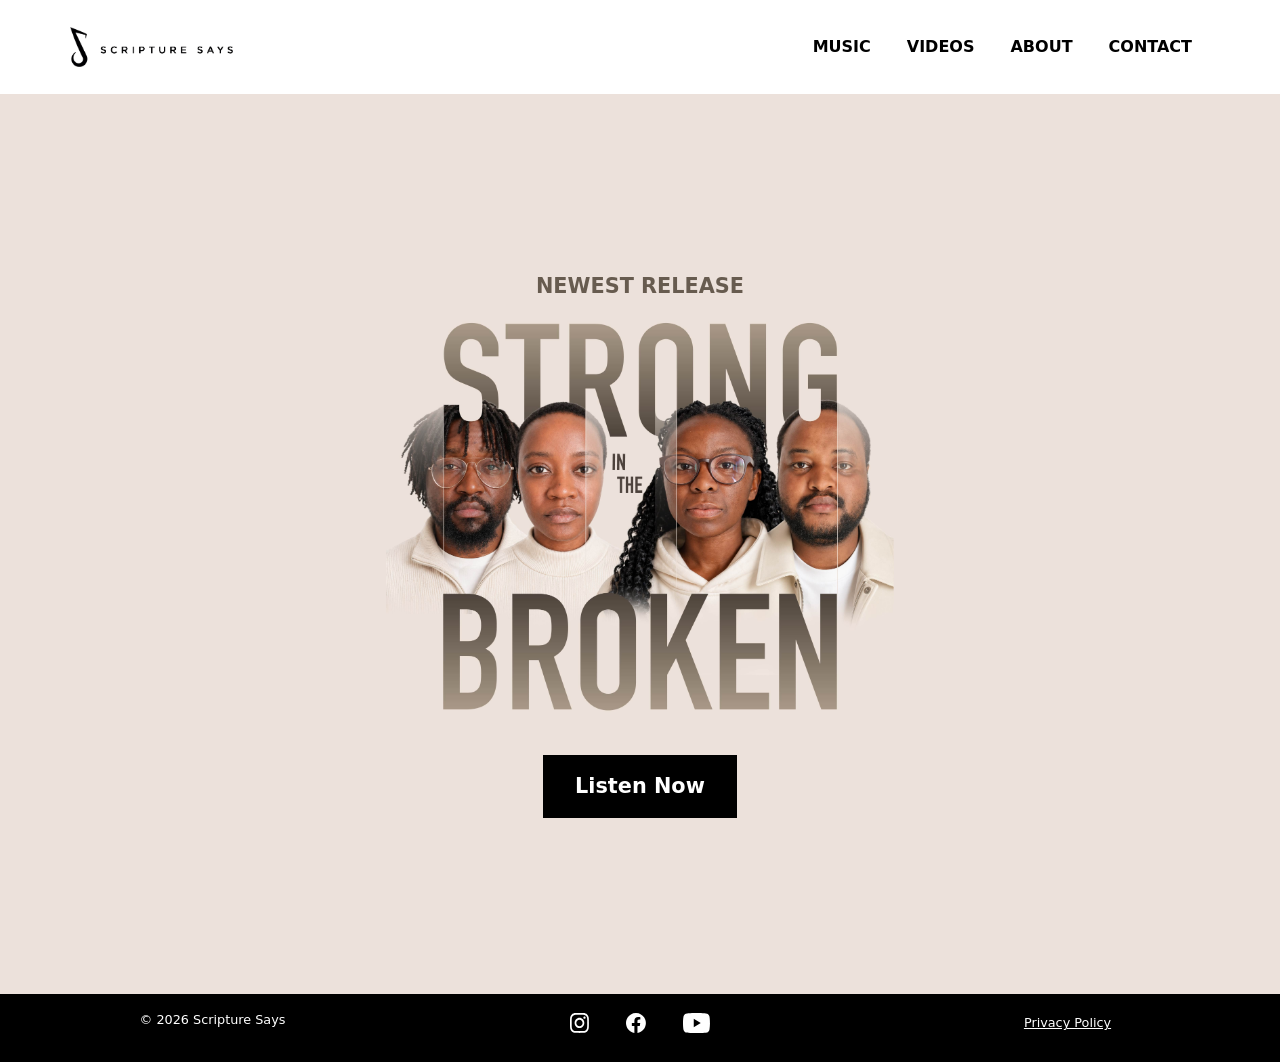
<file: index.html>
<!DOCTYPE html>
<html lang="en">
<head>
  <meta charset="UTF-8" />
  <meta name="viewport" content="width=device-width, initial-scale=1.0" />

  <title>Scripture Says Acapella</title>

  <!-- Bootstrap CSS (CDN) -->
  <link href="https://cdn.jsdelivr.net/npm/bootstrap@5.3.3/dist/css/bootstrap.min.css" rel="stylesheet">

  <!-- Google Fonts -->
  <link href="https://fonts.googleapis.com/css2?family=Inter:wght@300;400;600&display=swap" rel="stylesheet">

  <link rel="stylesheet" href="assets/css/styles.css">
</head>

<body>
    <nav class="navbar navbar-expand-lg navbar-light bg-light">
        <div class="container nav-holder">

            <a class="navbar-brand" href="index.html">
                <img src="assets/images/Scripture Says Logo@2x.png" alt="Logo" height="40">
            </a>

            <!-- Mobile toggle (hamburger) -->
            <button class="navbar-toggler" type="button" data-bs-toggle="collapse" data-bs-target="#navbarNav">
                <span class="navbar-toggler-icon"></span>
            </button>

            <!-- Right: Nav links -->
            <div class="collapse navbar-collapse" id="navbarNav">
            <ul class="navbar-nav ms-auto">
                <li class="nav-item">
                    <a class="nav-link" href="music.html">MUSIC</a>
                </li>
                <li class="nav-item">
                    <a class="nav-link" href="https://www.youtube.com/@ScriptureSaysAcappella" target="_blank">VIDEOS</a>
                </li>
                <li class="nav-item">
                    <a class="nav-link" href="about.html">ABOUT</a>
                </li>
                <li class="nav-item">
                    <a class="nav-link" href="contact.html">CONTACT</a>
                </li>
            </ul>
            </div>

        </div>
    </nav>

    <section class="hero-section d-flex justify-content-center align-items-center text-center" style="min-height: 100vh;">
        <div class="container">
            <div class="inner-container">
                <p class="banner-text">NEWEST RELEASE</p>
                <a href="https://open.spotify.com/artist/5ntqKzOpU937lwX55DlB5u" target="_blank">
                    <img class="hero-image" src="assets/images/banner.jpeg"/>
                </a>
                <button class="cta">
                    <a href="https://open.spotify.com/artist/5ntqKzOpU937lwX55DlB5u?si=40wzALZITcKsz1KvqjUDbw" target="_blank">Listen Now</a>
                </button>
            </div>
        </div>
    </section>

    <footer class="site-footer bg-dark text-white text-center py-3">
        <div class="container">
            <div class="row">
                <div class="col-md-3">
                    <p class="copyright">&copy; <span id="year"></span> Scripture Says</p>
                </div>
                <div class="col-md-6">
                    <a class="footer-icons" href="https://www.instagram.com/scripturesaysacappella/" target="_blank""><img src="assets/icons/instagram.svg" /></a>
                    <a class="footer-icons" href="https://www.facebook.com/scripturesaysacappella" target="_blank""><img src="assets/icons/facebook.svg" /></a>
                    <a class="footer-icons" href="https://www.youtube.com/@ScriptureSaysAcappella" target="_blank"><img src="assets/icons/youtube.svg" /></a>
                </div>
                <div class="col-md-3">
                    <a class="privacy" href="privacy.html">Privacy Policy</a>
                </div>
            </div>
        </div>
    </footer>

    <script>
        document.getElementById("year").textContent = new Date().getFullYear();
    </script>

    <script src="https://cdn.jsdelivr.net/npm/bootstrap@5.3.3/dist/js/bootstrap.bundle.min.js"></script>

</body>

</html>
</file>
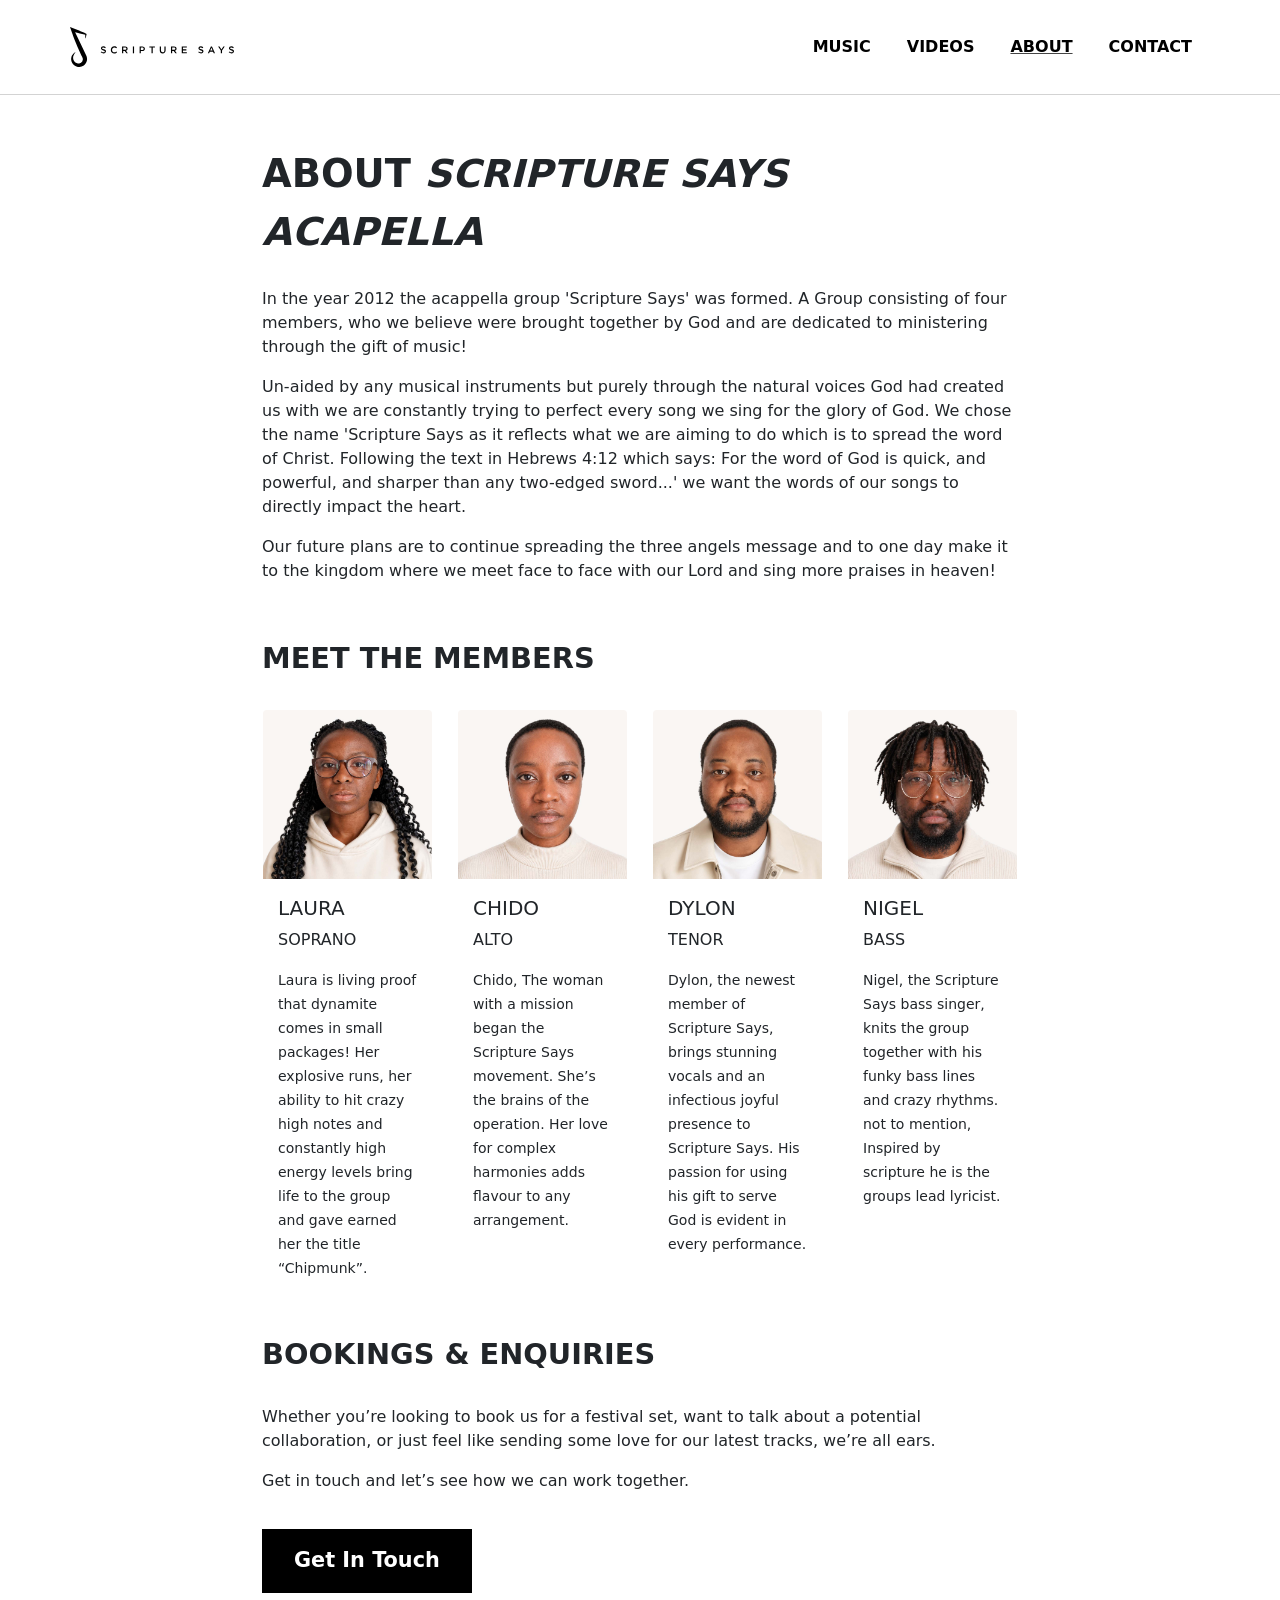
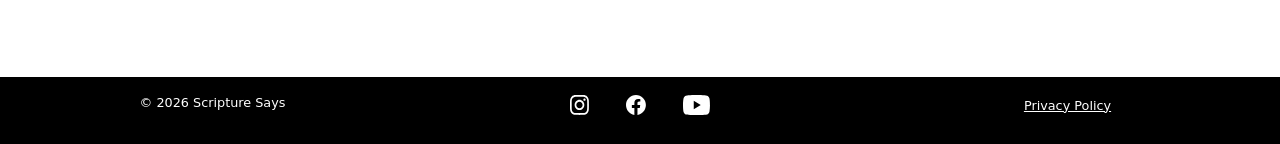
<file: about.html>
<!DOCTYPE html>
<html lang="en">
<head>
  <meta charset="UTF-8" />
  <meta name="viewport" content="width=device-width, initial-scale=1.0" />

  <title>Scripture Says Acapella</title>

  <!-- Bootstrap CSS (CDN) -->
  <link href="https://cdn.jsdelivr.net/npm/bootstrap@5.3.3/dist/css/bootstrap.min.css" rel="stylesheet">

  <!-- Google Fonts -->
  <link href="https://fonts.googleapis.com/css2?family=Inter:wght@300;400;600&display=swap" rel="stylesheet">

  <link rel="stylesheet" href="assets/css/styles.css">
</head>

<body>
    <nav class="navbar navbar-expand-lg navbar-light bg-light">
        <div class="container nav-holder">

            <a class="navbar-brand" href="index.html">
                <img src="assets/images/Scripture Says Logo.svg" alt="Logo" height="40">
            </a>

            <!-- Mobile toggle (hamburger) -->
            <button class="navbar-toggler" type="button" data-bs-toggle="collapse" data-bs-target="#navbarNav">
                <span class="navbar-toggler-icon"></span>
            </button>

            <!-- Right: Nav links -->
            <div class="collapse navbar-collapse" id="navbarNav">
            <ul class="navbar-nav ms-auto">
                <li class="nav-item">
                    <a class="nav-link" href="music.html">MUSIC</a>
                </li>
                <li class="nav-item">
                    <a class="nav-link" href="https://www.youtube.com/@ScriptureSaysAcappella" target="_blank">VIDEOS</a>
                </li>
                <li class="nav-item selected">
                    <a class="nav-link" href="about.html">ABOUT</a>
                </li>
                <li class="nav-item">
                    <a class="nav-link" href="contact.html">CONTACT</a>
                </li>
            </ul>
            </div>

        </div>
    </nav>

    <main>
        <div class="container">
            <div class="heading">
                <span>ABOUT <em>SCRIPTURE SAYS ACAPELLA</em></span>
            </div>
            <div class="row">
                <p>
                    In the year 2012 the acappella group 'Scripture Says' was formed. A Group consisting of four members, who we believe were brought together by God and are dedicated to ministering through the gift of music!
                </p>
                <p>
                    Un-aided by any musical instruments but purely through the natural voices God had created us with we are constantly trying to perfect every song we sing for the glory of God. We chose the name 'Scripture Says as it reflects what we are aiming to do which is to spread the word of Christ. Following the text in Hebrews 4:12 which says: For the word of God is quick, and powerful, and sharper than any two-edged sword...' we want the words of our songs to directly impact the heart.
                </p>
                <p>
                    Our future plans are to continue spreading the three angels message and to one day make it to the kingdom where we meet face to face with our Lord and sing more praises in heaven!
                </p>
            </div>
            <div class="sub-heading">
                <span>MEET THE MEMBERS</span>
            </div>
            <div class="row row-cols-1 row-cols-md-4 g-4 gallery">
                <div class="col">
                    <div class="card h-100">
                    <img src="assets/images/Laura Square.jpg" class="card-img-top" alt="...">
                    <div class="card-body">
                        <h5 class="card-title">LAURA</h5>
                        <p class="card-text">SOPRANO</p>
                        <small>
                            Laura is living proof that dynamite comes in small packages! Her explosive runs, her ability to hit crazy high notes and constantly high energy levels bring life to the group and gave earned her the title “Chipmunk”.
                        </small>
                    </div>
                    </div>
                </div>

                <div class="col">
                    <div class="card h-100">
                    <img src="assets/images/Chido square.jpg" class="card-img-top" alt="...">
                    <div class="card-body">
                        <h5 class="card-title">CHIDO</h5>
                        <p class="card-text">ALTO</p>
                        <small>
                            Chido, The woman with a mission began the Scripture Says movement. She’s the brains of the operation. Her love for complex harmonies adds flavour to any arrangement.
                        </small>
                    </div>
                    </div>
                </div>

                <div class="col">
                    <div class="card h-100">
                    <img src="assets/images/Dylon Square.jpg" class="card-img-top" alt="...">
                    <div class="card-body">
                        <h5 class="card-title">DYLON</h5>
                        <p class="card-text">TENOR</p>
                        <small>
                            Dylon, the newest member of Scripture Says, brings stunning vocals and an infectious joyful presence to Scripture Says. His passion for using his gift to serve God is evident in every performance.
                        </small>
                    </div>
                    </div>
                </div>

                <div class="col">
                    <div class="card h-100">
                    <img src="assets/images/Nigel Square.jpg" class="card-img-top" alt="...">
                    <div class="card-body">
                        <h5 class="card-title">NIGEL</h5>
                        <p class="card-text">BASS</p>
                        <small>
                            Nigel, the Scripture Says bass singer, knits the group together with his funky bass lines and crazy rhythms. not to mention, Inspired by scripture he is the groups lead lyricist.
                        </small>
                    </div>
                    </div>
                </div>

            </div>

            <div class="sub-heading">
                <span>BOOKINGS & ENQUIRIES</span>
            </div>
            <div class="row">
                <p>
                    Whether you’re looking to book us for a festival set, want to talk about a potential collaboration, or just feel like sending some love for our latest tracks, we’re all ears.
                </p>
                <p>
                    Get in touch and let’s see how we can work together.
                </p>
                <p>
                    <button class="cta small-cta left-cta">
                        <a href="mailto:scripturesaysacapella@gmail.com" class="black-link">Get In Touch</a>
                    </button>
                </p>
            </div>
        </div>
    </main>

    <footer class="site-footer bg-dark text-white text-center py-3">
        <div class="container">
            <div class="row">
                <div class="col-md-3">
                    <p class="copyright">&copy; <span id="year"></span> Scripture Says</p>
                </div>
                <div class="col-md-6">
                    <a class="footer-icons" href="https://www.instagram.com/scripturesaysacappella/" target="_blank""><img src="assets/icons/instagram.svg" /></a>
                    <a class="footer-icons" href="https://www.facebook.com/scripturesaysacappella" target="_blank""><img src="assets/icons/facebook.svg" /></a>
                    <a class="footer-icons" href="https://www.youtube.com/@ScriptureSaysAcappella" target="_blank"><img src="assets/icons/youtube.svg" /></a>
                </div>
                <div class="col-md-3">
                    <a class="privacy" href="privacy.html">Privacy Policy</a>
                </div>
            </div>
        </div>
    </footer>

    <script>
        document.getElementById("year").textContent = new Date().getFullYear();
    </script>

    <script src="https://cdn.jsdelivr.net/npm/bootstrap@5.3.3/dist/js/bootstrap.bundle.min.js"></script>

</body>

</html>
</file>
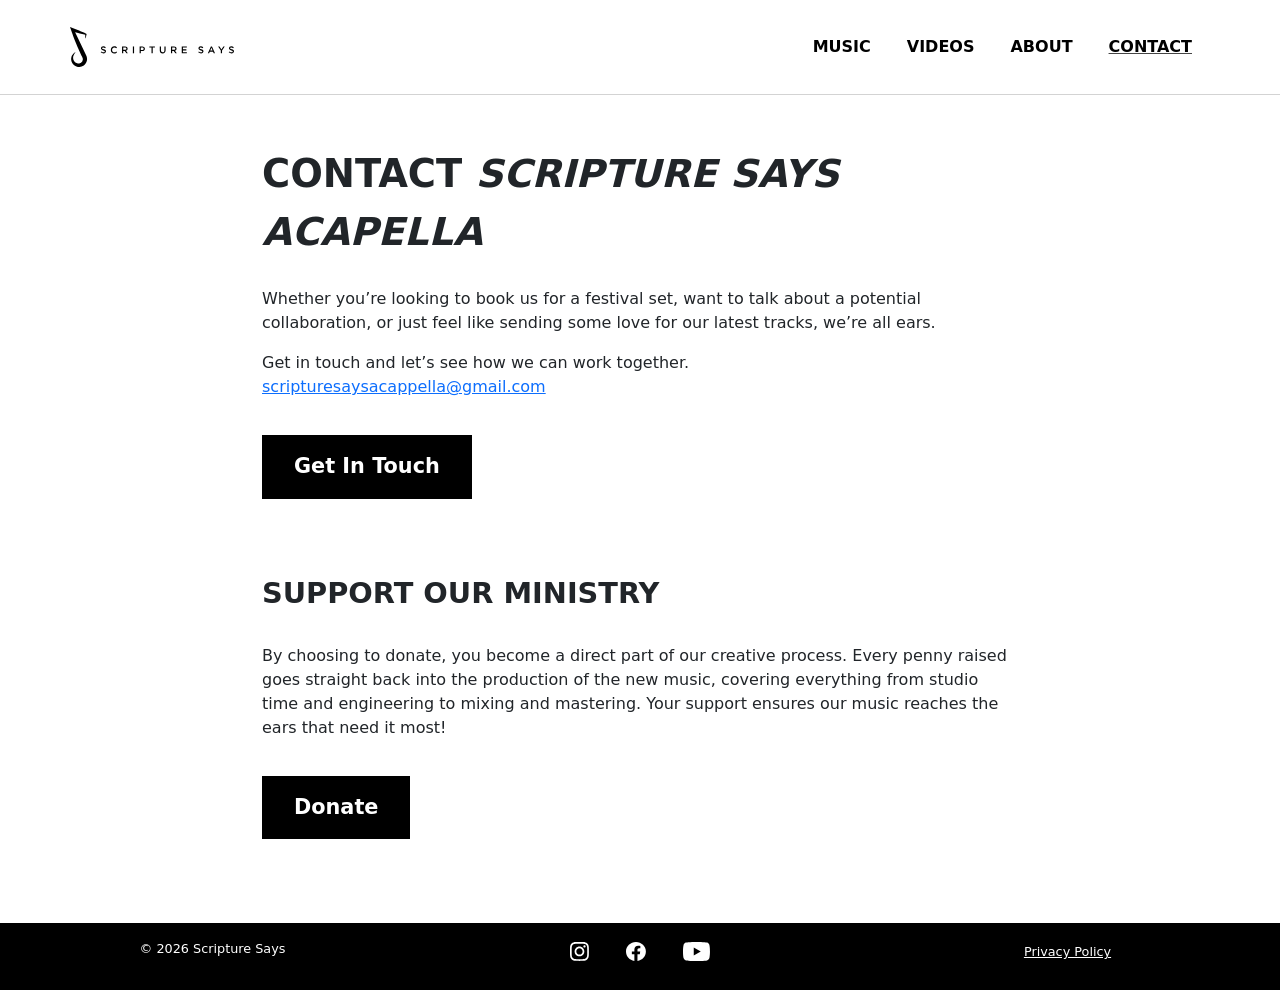
<file: contact.html>
<!DOCTYPE html>
<html lang="en">
<head>
  <meta charset="UTF-8" />
  <meta name="viewport" content="width=device-width, initial-scale=1.0" />

  <title>Scripture Says Acapella</title>

  <!-- Bootstrap CSS (CDN) -->
  <link href="https://cdn.jsdelivr.net/npm/bootstrap@5.3.3/dist/css/bootstrap.min.css" rel="stylesheet">

  <!-- Google Fonts -->
  <link href="https://fonts.googleapis.com/css2?family=Inter:wght@300;400;600&display=swap" rel="stylesheet">

  <link rel="stylesheet" href="assets/css/styles.css">
</head>

<body>
    <nav class="navbar navbar-expand-lg navbar-light bg-light">
        <div class="container nav-holder">

            <a class="navbar-brand" href="index.html">
                <img src="assets/images/Scripture Says Logo.svg" alt="Logo" height="40">
            </a>

            <!-- Mobile toggle (hamburger) -->
            <button class="navbar-toggler" type="button" data-bs-toggle="collapse" data-bs-target="#navbarNav">
                <span class="navbar-toggler-icon"></span>
            </button>

            <!-- Right: Nav links -->
            <div class="collapse navbar-collapse" id="navbarNav">
            <ul class="navbar-nav ms-auto">
                <li class="nav-item">
                    <a class="nav-link" href="music.html">MUSIC</a>
                </li>
                <li class="nav-item">
                    <a class="nav-link" href="https://www.youtube.com/@ScriptureSaysAcappella" target="_blank">VIDEOS</a>
                </li>
                <li class="nav-item">
                    <a class="nav-link" href="about.html">ABOUT</a>
                </li>
                <li class="nav-item selected">
                    <a class="nav-link" href="contact.html">CONTACT</a>
                </li>
            </ul>
            </div>

        </div>
    </nav>

    <main>
        <div class="container">
            <div class="heading">
                <span>CONTACT <em>SCRIPTURE SAYS ACAPELLA</em></span>
            </div>
            <div class="row">
                <p>
                    Whether you’re looking to book us for a festival set, want to talk about a potential collaboration, or just feel like sending some love for our latest tracks, we’re all ears.
                </p>
                <p>
                    Get in touch and let’s see how we can work together.<br> <a href=mailto:scripturesaysacappella@gmail.com> scripturesaysacappella@gmail.com</a>
                </p>
                <p>
                    <button class="cta small-cta left-cta">
                        <a href="mailto:scripturesaysacapella@gmail.com" class="black-link">Get In Touch</a>
                    </button>
                </p>
            </div>


            <div class="sub-heading">
                <span>SUPPORT OUR MINISTRY</span>
            </div>
            <div class="row">
                <p>
                    By choosing to donate, you become a direct part of our creative process. Every penny raised goes straight back into the production of the new music, covering everything from studio time and engineering to mixing and mastering. Your support ensures our music reaches the ears that need it most!
                </p>
                <p>
                    <button class="cta small-cta left-cta">
                        <a href="/" class="black-link">Donate</a>
                    </button>
                </p>
            </div>
        </div>
    </main>

    <footer class="site-footer bg-dark text-white text-center py-3">
        <div class="container">
            <div class="row">
                <div class="col-md-3">
                    <p class="copyright">&copy; <span id="year"></span> Scripture Says</p>
                </div>
                <div class="col-md-6">
                    <a class="footer-icons" href="https://www.instagram.com/scripturesaysacappella/" target="_blank""><img src="assets/icons/instagram.svg" /></a>
                    <a class="footer-icons" href="https://www.facebook.com/scripturesaysacappella" target="_blank""><img src="assets/icons/facebook.svg" /></a>
                    <a class="footer-icons" href="https://www.youtube.com/@ScriptureSaysAcappella" target="_blank"><img src="assets/icons/youtube.svg" /></a>
                </div>
                <div class="col-md-3">
                    <a class="privacy" href="privacy.html">Privacy Policy</a>
                </div>
            </div>
        </div>
    </footer>

    <script>
        document.getElementById("year").textContent = new Date().getFullYear();
    </script>

    <script src="https://cdn.jsdelivr.net/npm/bootstrap@5.3.3/dist/js/bootstrap.bundle.min.js"></script>

</body>

</html>
</file>
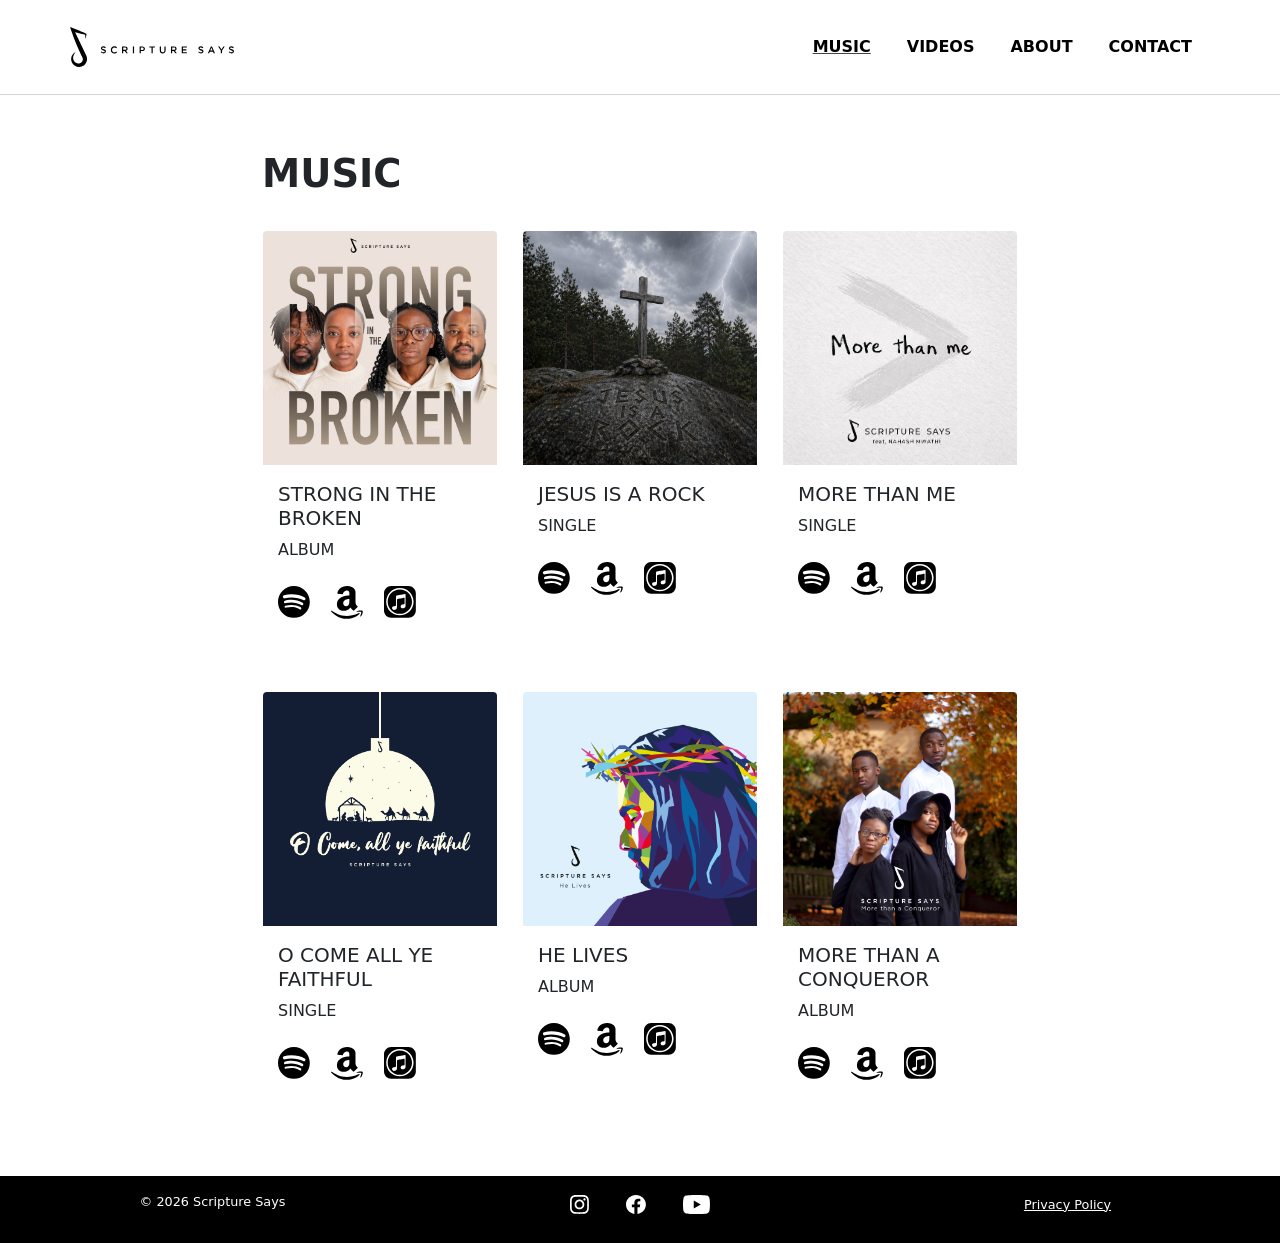
<file: music.html>
<!DOCTYPE html>
<html lang="en">
<head>
  <meta charset="UTF-8" />
  <meta name="viewport" content="width=device-width, initial-scale=1.0" />

  <title>Scripture Says Acapella</title>

  <!-- Bootstrap CSS (CDN) -->
  <link href="https://cdn.jsdelivr.net/npm/bootstrap@5.3.3/dist/css/bootstrap.min.css" rel="stylesheet">

  <!-- Google Fonts -->
  <link href="https://fonts.googleapis.com/css2?family=Inter:wght@300;400;600&display=swap" rel="stylesheet">

  <link rel="stylesheet" href="assets/css/styles.css">
</head>

<body>
    <nav class="navbar navbar-expand-lg navbar-light bg-light">
        <div class="container nav-holder">

            <a class="navbar-brand" href="index.html">
                <img src="assets/images/Scripture Says Logo.svg" alt="Logo" height="40">
            </a>

            <!-- Mobile toggle (hamburger) -->
            <button class="navbar-toggler" type="button" data-bs-toggle="collapse" data-bs-target="#navbarNav">
                <span class="navbar-toggler-icon"></span>
            </button>

            <!-- Right: Nav links -->
            <div class="collapse navbar-collapse" id="navbarNav">
            <ul class="navbar-nav ms-auto">
                <li class="nav-item selected">
                    <a class="nav-link" href="music.html">MUSIC</a>
                </li>
                <li class="nav-item">
                    <a class="nav-link" href="https://www.youtube.com/@ScriptureSaysAcappella" target="_blank">VIDEOS</a>
                </li>
                <li class="nav-item">
                    <a class="nav-link" href="about.html">ABOUT</a>
                </li>
                <li class="nav-item">
                    <a class="nav-link" href="contact.html">CONTACT</a>
                </li>
            </ul>
            </div>

        </div>
    </nav>

    <main>
        <div class="container">
            <div class="heading">
                <span>MUSIC</span>
            </div>
            <div class="row row-cols-1 row-cols-md-3 g-4 gallery">
                <div class="col">
                    <div class="card h-100">
                    <a href="https://spotify.com" target="_blank" class="card-main-link">
                        <img src="assets/images/Strong in the broken Album Art.jpg" class="card-img-top" alt="...">
                        <div class="card-body">
                            <h5 class="card-title">STRONG IN THE BROKEN</h5>
                            <p class="card-text">ALBUM</p>
                        </div>
                    </a>
                    <div class="card-footer">
                        <div class="card-icons">
                            <a href="https://open.spotify.com/artist/5ntqKzOpU937lwX55DlB5u?si=d9ObmPw9Qv2UTAfu-Lux2g"><img src="assets/icons/spotify.svg" /></a>
                            <a href="https://amazon.co.uk/music/player/artists/B07QSB5DWQ/scripture-says?marketplaceId=A1F83G8C2ARO7P&musicTerritory=GB&ref=dm_sh_u1mBHe2lnsHB9TggBv5p5xaPC"><img src="assets/icons/amazon.svg" /></a>
                            <a href="https://music.apple.com/za/artist/scripture-says/1061624381"><img src="assets/icons/itunes.svg" /></a>
                        </div>
                    </div>
                    </div>
                </div>             

                <div class="col">
                    <div class="card h-100">
                    <a href="https://spotify.com" target="_blank" class="card-main-link">
                        <img src="assets/images/rock.jpeg" class="card-img-top" alt="...">
                        <div class="card-body">
                            <h5 class="card-title">JESUS IS A ROCK</h5>
                            <p class="card-text">SINGLE</p>
                        </div>
                    </a>
                    <div class="card-footer">
                        <div class="card-icons">
                            <a href="https://open.spotify.com/artist/5ntqKzOpU937lwX55DlB5u?si=d9ObmPw9Qv2UTAfu-Lux2g"><img src="assets/icons/spotify.svg" /></a>
                            <a href="https://amazon.co.uk/music/player/artists/B07QSB5DWQ/scripture-says?marketplaceId=A1F83G8C2ARO7P&musicTerritory=GB&ref=dm_sh_u1mBHe2lnsHB9TggBv5p5xaPC"><img src="assets/icons/amazon.svg" /></a>
                            <a href="https://music.apple.com/za/artist/scripture-says/1061624381"><img src="assets/icons/itunes.svg" /></a>
                        </div>
                    </div>
                    </div>
                </div>

                <div class="col">
                    <div class="card h-100">
                    <a href="https://spotify.com" target="_blank" class="card-main-link">
                        <img src="assets/images/me.jpeg" class="card-img-top" alt="...">
                        <div class="card-body">
                            <h5 class="card-title">MORE THAN ME</h5>
                            <p class="card-text">SINGLE</p>
                        </div>
                    </a>
                    <div class="card-footer">
                        <div class="card-icons">
                            <a href="https://open.spotify.com/artist/5ntqKzOpU937lwX55DlB5u?si=d9ObmPw9Qv2UTAfu-Lux2g"><img src="assets/icons/spotify.svg" /></a>
                            <a href="https://amazon.co.uk/music/player/artists/B07QSB5DWQ/scripture-says?marketplaceId=A1F83G8C2ARO7P&musicTerritory=GB&ref=dm_sh_u1mBHe2lnsHB9TggBv5p5xaPC"><img src="assets/icons/amazon.svg" /></a>
                            <a href="https://music.apple.com/za/artist/scripture-says/1061624381"><img src="assets/icons/itunes.svg" /></a>
                        </div>
                    </div>
                    </div>
                </div>

                <div class="col">
                    <div class="card h-100">
                    <a href="https://spotify.com" target="_blank" class="card-main-link">
                        <img src="assets/images/O Come All Ye Faithful Album Cover.png" class="card-img-top" alt="...">
                        <div class="card-body">
                            <h5 class="card-title">O COME ALL YE FAITHFUL</h5>
                            <p class="card-text">SINGLE</p>
                        </div>
                    </a>
                    <div class="card-footer">
                        <div class="card-icons">
                            <a href="https://open.spotify.com/album/2f8RmLqZVCefHbigDnzfiI?si=4JwbXcO0S2udJ9wlBbf2VA"><img src="assets/icons/spotify.svg" /></a>
                            <a href="https://amazon.co.uk/music/player/albums/B09NJZRY5X?marketplaceId=A1F83G8C2ARO7P&musicTerritory=GB&ref=dm_sh_o0ydDnJex4WU6iBl1BmZ26vAP"><img src="assets/icons/amazon.svg" /></a>
                            <a href="https://music.apple.com/za/album/o-come-all-ye-faithful-single/1599697293"><img src="assets/icons/itunes.svg" /></a>
                        </div>
                    </div>
                    </div>
                </div>

                <div class="col">
                    <div class="card h-100">
                    <a href="https://spotify.com" target="_blank" class="card-main-link">
                        <img src="assets/images/SS-He-lives-album-cover-official.png" class="card-img-top" alt="...">
                        <div class="card-body">
                            <h5 class="card-title">HE LIVES</h5>
                            <p class="card-text">ALBUM</p>
                        </div>
                    </a>
                    <div class="card-footer">
                        <div class="card-icons">
                            <a href="https://open.spotify.com/album/7wVzroaVlrs6OiOPDPqiEt?si=NCo4pIVfRRurJPVqNIoQgg"><img src="assets/icons/spotify.svg" /></a>
                            <a href="https://amazon.co.uk/music/player/albums/B08MY2MXCV?marketplaceId=A1F83G8C2ARO7P&musicTerritory=GB&ref=dm_sh_YnmLsBlZTKdsLgQlkbVmIsqxl"><img src="assets/icons/amazon.svg" /></a>
                            <a href="https://music.apple.com/za/album/he-lives/1447935265"><img src="assets/icons/itunes.svg" /></a>
                        </div>
                    </div>
                    </div>
                </div>

                <div class="col">
                    <div class="card h-100">
                    <a href="https://spotify.com" target="_blank" class="card-main-link">
                        <img src="assets/images/More-than-a-conqueror-Album-Cover-LARGE.jpg" class="card-img-top" alt="...">
                        <div class="card-body">
                            <h5 class="card-title">MORE THAN A CONQUEROR</h5>
                            <p class="card-text">ALBUM</p>
                        </div>
                    </a>
                    <div class="card-footer">
                        <div class="card-icons">
                            <a href="https://open.spotify.com/album/0dvWNTUZIiLDMLDBTBN0bb?si=qcgTQHtCTh6JuGF3CH0z2g"><img src="assets/icons/spotify.svg" /></a>
                            <a href="https://amazon.co.uk/music/player/albums/B07QR7HY4T?marketplaceId=A1F83G8C2ARO7P&musicTerritory=GB&ref=dm_sh_nL4PU6GmDgDvCvcZ6pFCEqBE4"><img src="assets/icons/amazon.svg" /></a>
                            <a href="https://music.apple.com/za/album/more-than-a-conqueror/1460156032"><img src="assets/icons/itunes.svg" /></a>
                        </div>
                    </div>
                    </div>
                </div>

            </div>
        </div>
    </main>

    <footer class="site-footer bg-dark text-white text-center py-3">
        <div class="container">
            <div class="row">
                <div class="col-md-3">
                    <p class="copyright">&copy; <span id="year"></span> Scripture Says</p>
                </div>
                <div class="col-md-6">
                    <a class="footer-icons" href="https://www.instagram.com/scripturesaysacappella/" target="_blank""><img src="assets/icons/instagram.svg" /></a>
                    <a class="footer-icons" href="https://www.facebook.com/scripturesaysacappella" target="_blank""><img src="assets/icons/facebook.svg" /></a>
                    <a class="footer-icons" href="https://www.youtube.com/@ScriptureSaysAcappella" target="_blank"><img src="assets/icons/youtube.svg" /></a>
                </div>
                <div class="col-md-3">
                    <a class="privacy" href="privacy.html">Privacy Policy</a>
                </div>
            </div>
        </div>
    </footer>

    <script>
        document.getElementById("year").textContent = new Date().getFullYear();
    </script>

    <script src="https://cdn.jsdelivr.net/npm/bootstrap@5.3.3/dist/js/bootstrap.bundle.min.js"></script>

</body>

</html>
</file>
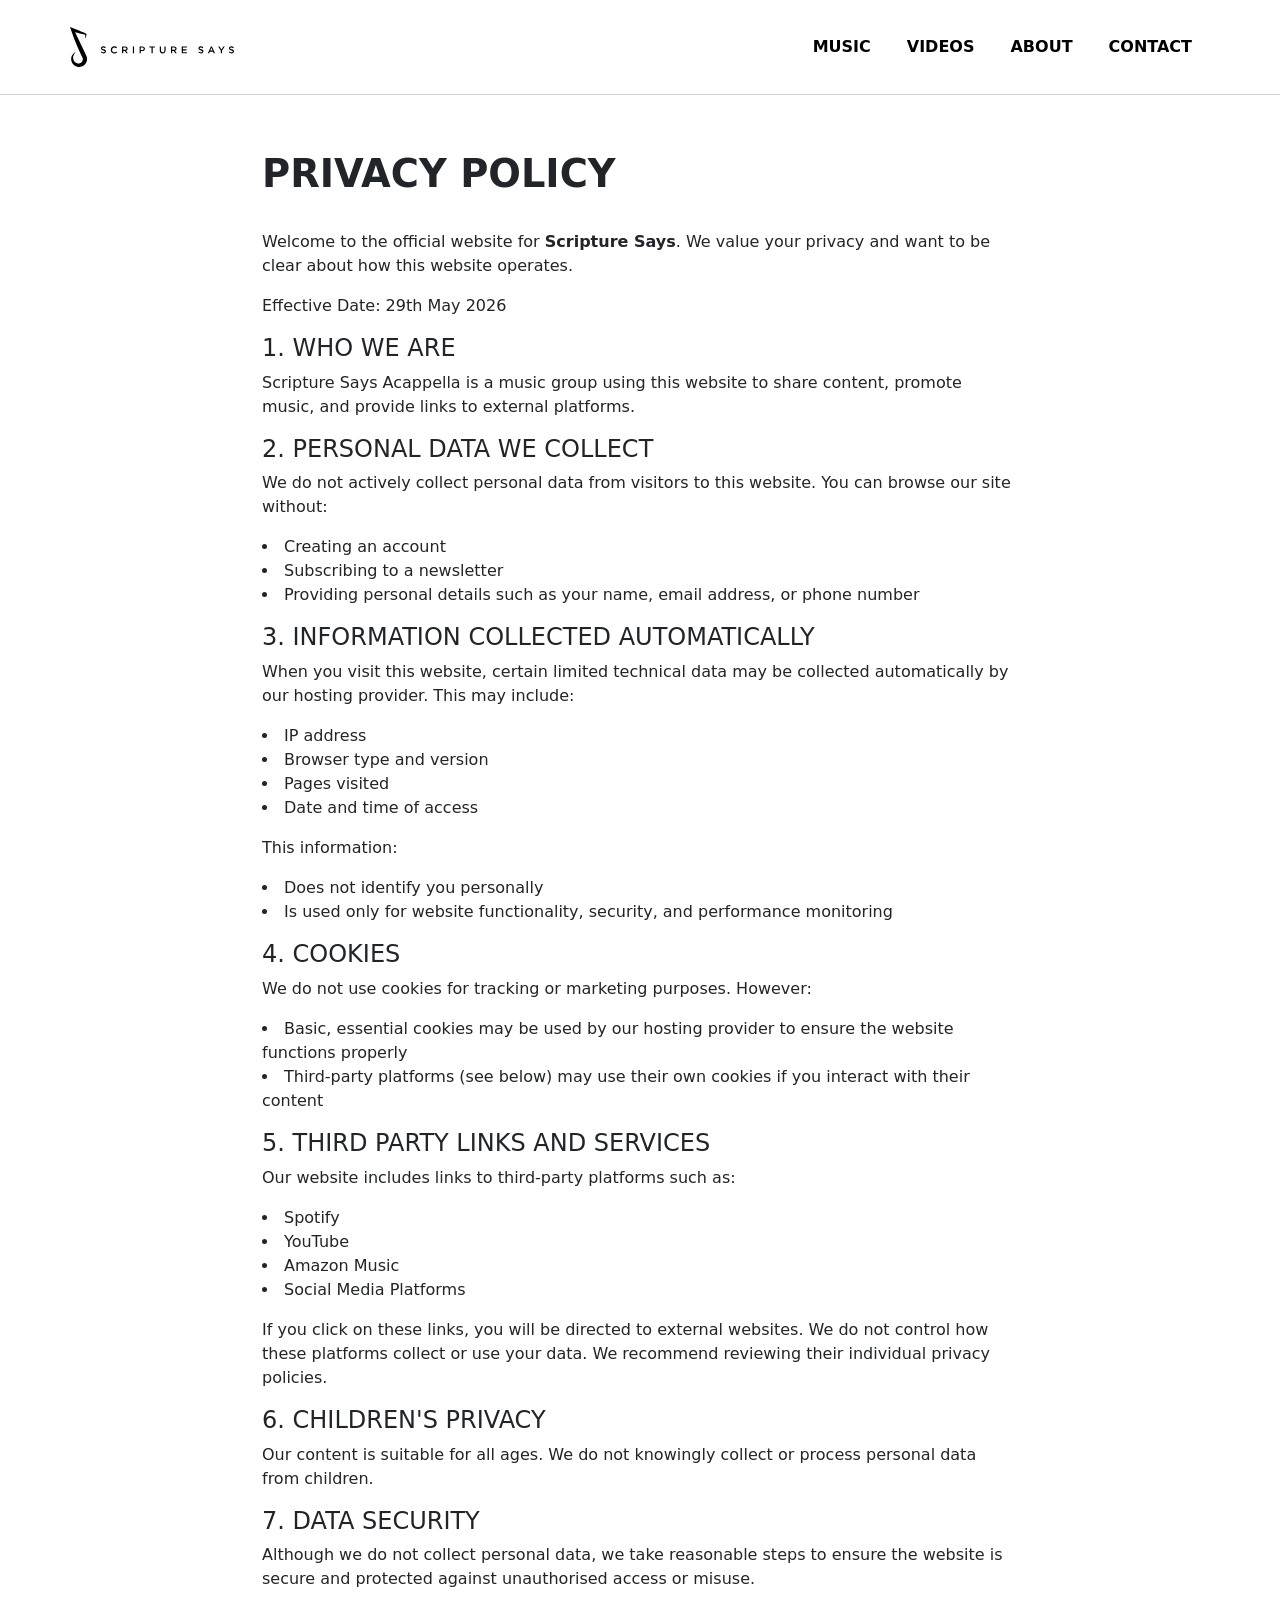
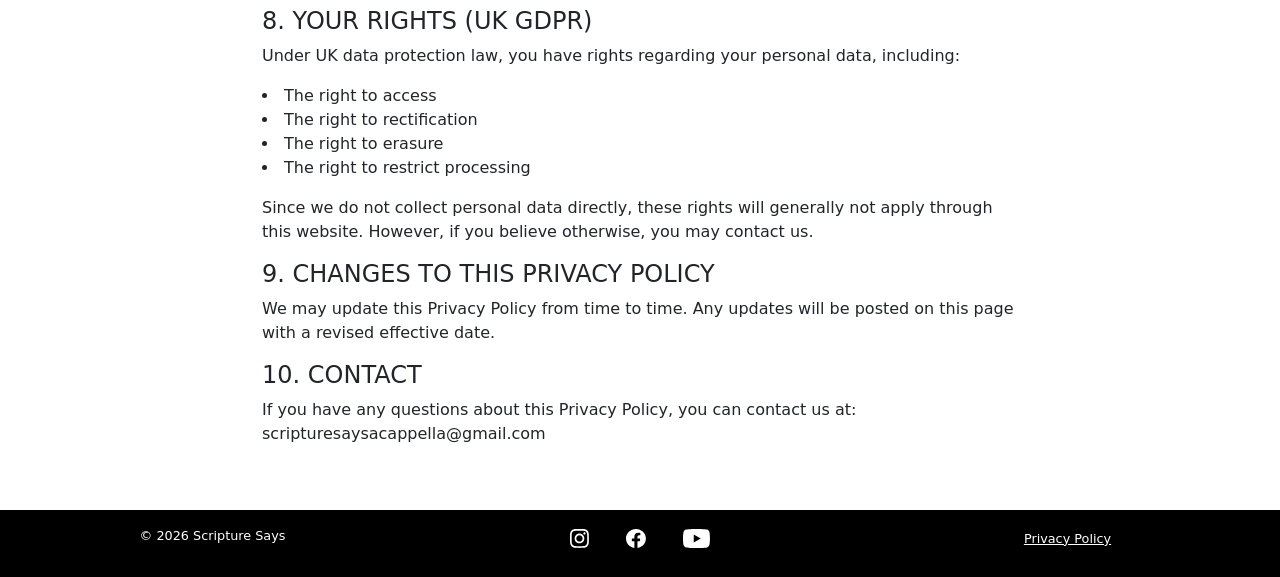
<file: privacy.html>
<!DOCTYPE html>
<html lang="en">
<head>
  <meta charset="UTF-8" />
  <meta name="viewport" content="width=device-width, initial-scale=1.0" />

  <title>Scripture Says Acapella</title>

  <!-- Bootstrap CSS (CDN) -->
  <link href="https://cdn.jsdelivr.net/npm/bootstrap@5.3.3/dist/css/bootstrap.min.css" rel="stylesheet">

  <!-- Google Fonts -->
  <link href="https://fonts.googleapis.com/css2?family=Inter:wght@300;400;600&display=swap" rel="stylesheet">

  <link rel="stylesheet" href="assets/css/styles.css">
</head>

<body>
    <nav class="navbar navbar-expand-lg navbar-light bg-light">
        <div class="container nav-holder">

            <a class="navbar-brand" href="index.html">
                <img src="assets/images/Scripture Says Logo.svg" alt="Logo" height="40">
            </a>

            <!-- Mobile toggle (hamburger) -->
            <button class="navbar-toggler" type="button" data-bs-toggle="collapse" data-bs-target="#navbarNav">
                <span class="navbar-toggler-icon"></span>
            </button>

            <!-- Right: Nav links -->
            <div class="collapse navbar-collapse" id="navbarNav">
            <ul class="navbar-nav ms-auto">
                <li class="nav-item">
                    <a class="nav-link" href="music.html">MUSIC</a>
                </li>
                <li class="nav-item">
                    <a class="nav-link" href="https://www.youtube.com/@ScriptureSaysAcappella" target="_blank">VIDEOS</a>
                </li>
                <li class="nav-item">
                    <a class="nav-link" href="about.html">ABOUT</a>
                </li>
                <li class="nav-item">
                    <a class="nav-link" href="contact.html">CONTACT</a>
                </li>
            </ul>
            </div>

        </div>
    </nav>

    <main>
        <div class="container">
            <div class="heading">
                <span>PRIVACY POLICY</span>
            </div>
            <div class="row">

<p>Welcome to the official website for <strong>Scripture Says</strong>. We value your privacy and want to be clear about how this website operates.</p><br>
<p>Effective Date: 29th May 2026</p>

                <h4>1. WHO WE ARE</h4>
                <p>Scripture Says Acappella is a music group using this website to share content, promote music, and provide links to external platforms.</p>

                <h4>2. PERSONAL DATA WE COLLECT</h4>
                <p>We do not actively collect personal data from visitors to this website. You can browse our site without:</p>
                    <ul>
                        <li>Creating an account</li>
                        <li>Subscribing to a newsletter</li>
                        <li>Providing personal details such as your name, email address, or phone number</li>
                    </ul>
                <h4>3. INFORMATION COLLECTED AUTOMATICALLY</h4>
                <p>When you visit this website, certain limited technical data may be collected automatically by our hosting provider. This may include:</p>
                    <ul>
                        <li>IP address</li>
                        <li>Browser type and version</li>
                        <li>Pages visited</li>
                        <li>Date and time of access</li>
                    </ul>
                    <br>
                    <p>This information:</p>
                     <ul>
                        <li>Does not identify you personally</li>
                        <li>Is used only for website functionality, security, and performance monitoring</li>
                    </ul>

                <h4>4. COOKIES</h4>
                <p>We do not use cookies for tracking or marketing purposes. However:</p>
                 <ul>
                        <li>Basic, essential cookies may be used by our hosting provider to ensure the website functions properly</li>
                        <li>Third-party platforms (see below) may use their own cookies if you interact with their content</li>
                    </ul>

                <h4>5. THIRD PARTY LINKS AND SERVICES</h4>
                <p>Our website includes links to third-party platforms such as:</p>
                  <ul>
                        <li>Spotify</li>
                        <li>YouTube</li>
                        <li>Amazon Music</li>
                        <li>Social Media Platforms</li>
                    </ul>
                    <p>If you click on these links, you will be directed to external websites. We do not control how these platforms collect or use your data. We recommend reviewing their individual privacy policies.</p>

                <h4>6. CHILDREN'S PRIVACY</h4>
                <p>Our content is suitable for all ages. We do not knowingly collect or process personal data from children.</p>

                <h4>7. DATA SECURITY</h4>
                <p>Although we do not collect personal data, we take reasonable steps to ensure the website is secure and protected against unauthorised access or misuse.</p>
                
                <h4>8. YOUR RIGHTS (UK GDPR)</h4>
                <p>Under UK data protection law, you have rights regarding your personal data, including:</p>
                    <ul>
                        <li>The right to access</li>
                        <li>The right to rectification</li>
                        <li>The right to erasure</li>
                        <li>The right to restrict processing</li>
                    </ul>
                    <br>
                    <p>Since we do not collect personal data directly, these rights will generally not apply through this website. However, if you believe otherwise, you may contact us.</p>
                
                <h4>9. CHANGES TO THIS PRIVACY POLICY</h4>
                <p>We may update this Privacy Policy from time to time. Any updates will be posted on this page with a revised effective date.</p>
                
                <h4>10. CONTACT</h4>
                <p>If you have any questions about this Privacy Policy, you can contact us at: scripturesaysacappella@gmail.com</p>
            
            </div>
        </div>
    </main>

    <footer class="site-footer bg-dark text-white text-center py-3">
        <div class="container">
            <div class="row">
                <div class="col-md-3">
                    <p class="copyright">&copy; <span id="year"></span> Scripture Says</p>
                </div>
                <div class="col-md-6">
                    <a class="footer-icons" href="https://www.instagram.com/scripturesaysacappella/" target="_blank""><img src="assets/icons/instagram.svg" /></a>
                    <a class="footer-icons" href="https://www.facebook.com/scripturesaysacappella" target="_blank""><img src="assets/icons/facebook.svg" /></a>
                    <a class="footer-icons" href="https://www.youtube.com/@ScriptureSaysAcappella" target="_blank"><img src="assets/icons/youtube.svg" /></a>
                </div>
                <div class="col-md-3">
                    <a class="privacy" href="privacy.html">Privacy Policy</a>
                </div>
            </div>
        </div>
    </footer>

    <script>
        document.getElementById("year").textContent = new Date().getFullYear();
    </script>

    <script src="https://cdn.jsdelivr.net/npm/bootstrap@5.3.3/dist/js/bootstrap.bundle.min.js"></script>

</body>

</html>
</file>
<file: assets/css/styles.css>
.hero-section {
    background-color: #ECE1DB;
}

.hero-section .hero-image {
    width: 100%;      /* Take up full width of the container */
    max-width: 800px; /* But don't let it get ridiculously huge on 2K monitors */
    height: auto;
    display: block;
    margin: 0 auto 1.5rem auto; /* Centers the image and adds space below it */
}

.hero-section .inner-container {
    padding: 0 1em;
    width: 100%;
}

/* Big padding ONLY on large screens */
@media (min-width: 1200px) {
    .hero-section .inner-container {
        padding: 0 19em;
    }
}

.navbar {
    background-color: white !important;
    padding: 1rem;
}

.nav-holder {
    padding: 0.5% 0em;
}

.nav-holder .nav-item{
    font-weight: 700;
    padding: 0 10px;
}

.nav-holder .nav-link {
    color: black;
}

.banner-text {
    color: #675b4f;
    margin-bottom: 0;
    margin-top: 20px;
    font-weight: 600;
    font-size: 1.3em;
}

.small-cta {
    max-width: 300px;
}

.left-cta {
    margin: 20px 0 !important;
}

.cta {
    display: block;   /* Allows margin auto to work */
    margin: 20px auto; 
    padding: 1em 2em;
    background-color: black;
    border: none;
}

.cta:hover {
    background-color: #333333 !important;
    color: white; /* Optional: ensures text stays readable */
    transition: background-color 0.3s ease; /* Makes the color fade in smoothly */
}

.cta a {
    text-decoration: none;
    color: white;
    font-weight: 700;
    font-size: 1.3em;
}

.site-footer {
    background-color: black !important;
}

.site-footer .copyright, .site-footer .privacy {
    font-size: 0.8em;
    font-weight: 200;
}

.site-footer .privacy {
    color: white;
}

.footer-icons img {
    max-height: 1.2em;
    padding: 0 1em;
    filter: invert(100%) sepia(0%) saturate(0%) hue-rotate(0deg) brightness(100%) contrast(100%);
}

/* Applies only from 1200px up to 2559px */
@media (min-width: 1200px) and (max-width: 2559.98px) {
    main .container {
        padding: 0 12em;
    }
}

@media (min-width: 2560px) {
    main .container {
        padding: 0 !important; /* Resets it back to no extra padding */
    }
}

@media (min-width: 1200px) {
    main .container {
        padding: 0 12em;
    }
}

.navbar .selected {
    /* border-bottom: 1px solid black; */
    text-decoration: underline;
    color: #454545 !important; 
}

main {
    border-top: 1px solid lightgrey;
    padding-bottom: 3em;
}

main .heading {
    padding-top: 1.3em;
    font-size: 2.4em;
    font-weight: 700;
    padding-bottom: 0.7em;
    text-transform: capitalize;
}

main .sub-heading {
    padding-top: 1.3em;
    font-size: 1.8em;
    font-weight: 600;
    padding-bottom: 1em;
    text-transform: capitalize;
}

.card-icons a {
    padding: 0 1em 0 0 ;
}

.card-icons img {
    max-width: 2em;
}

.card-icons img:hover {
    color: #626262 !important;
    /* color: white; /* Optional: ensures text stays readable */
    transition: background-color 0.3s ease; /* Makes the color fade in smoothly */ 
}

.card-icons {
    text-align: left;
}

.gallery .card {
    border: none !important;
}

.gallery .card .card-footer {
    border: none !important;
    background-color: white;
    margin-bottom: 2.5em;
}


.gallery .card-main-link {
    text-decoration: none;
    color: inherit;
}

.gallery .card-img-top {
    border: 1px solid transparent;
    transition: border-color 0.3s ease;
}

.gallery .card:hover .card-img-top {
    border-color: #000000; /* 1px solid black border */
}

.gallery .card:hover .card-title {
    text-decoration: underline;
}

.gallery .card-title {
    transition: text-decoration 0.3s ease;
}

ul {
  list-style-position: inside;
}
</file>
